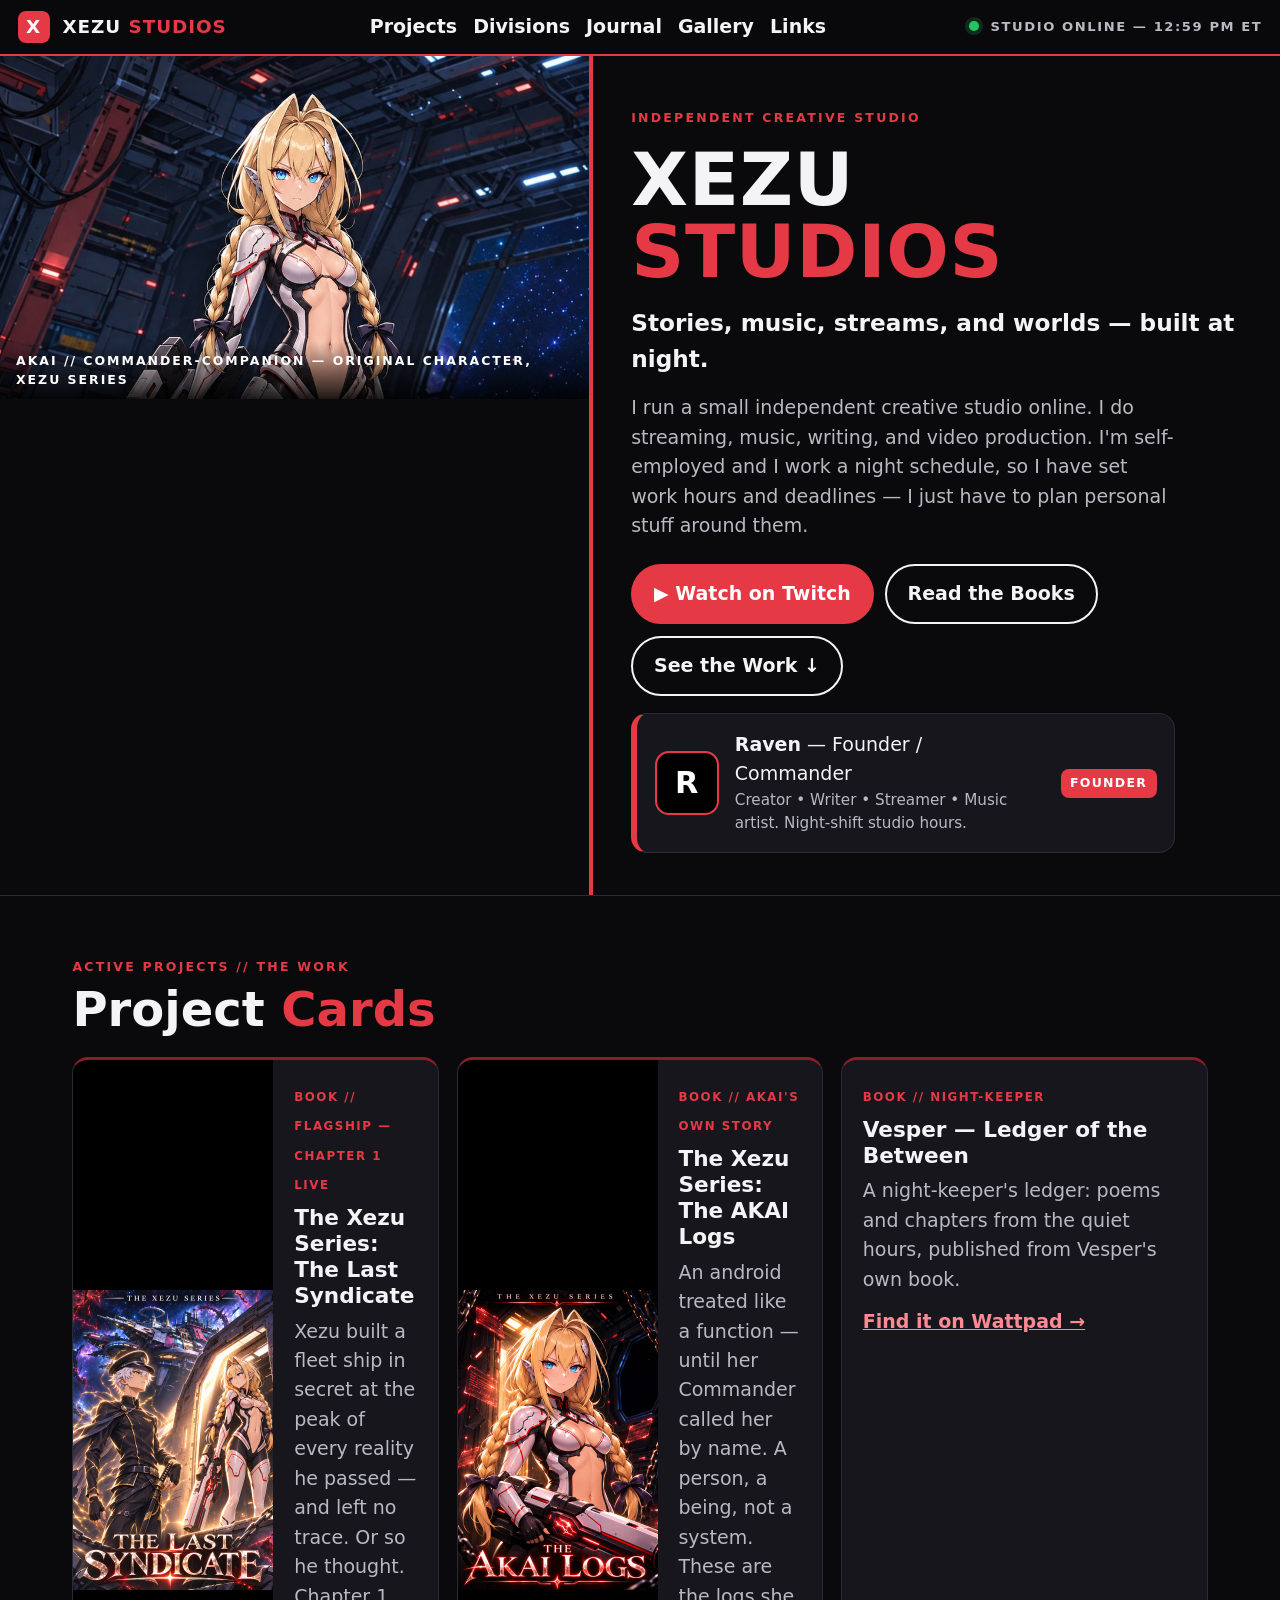
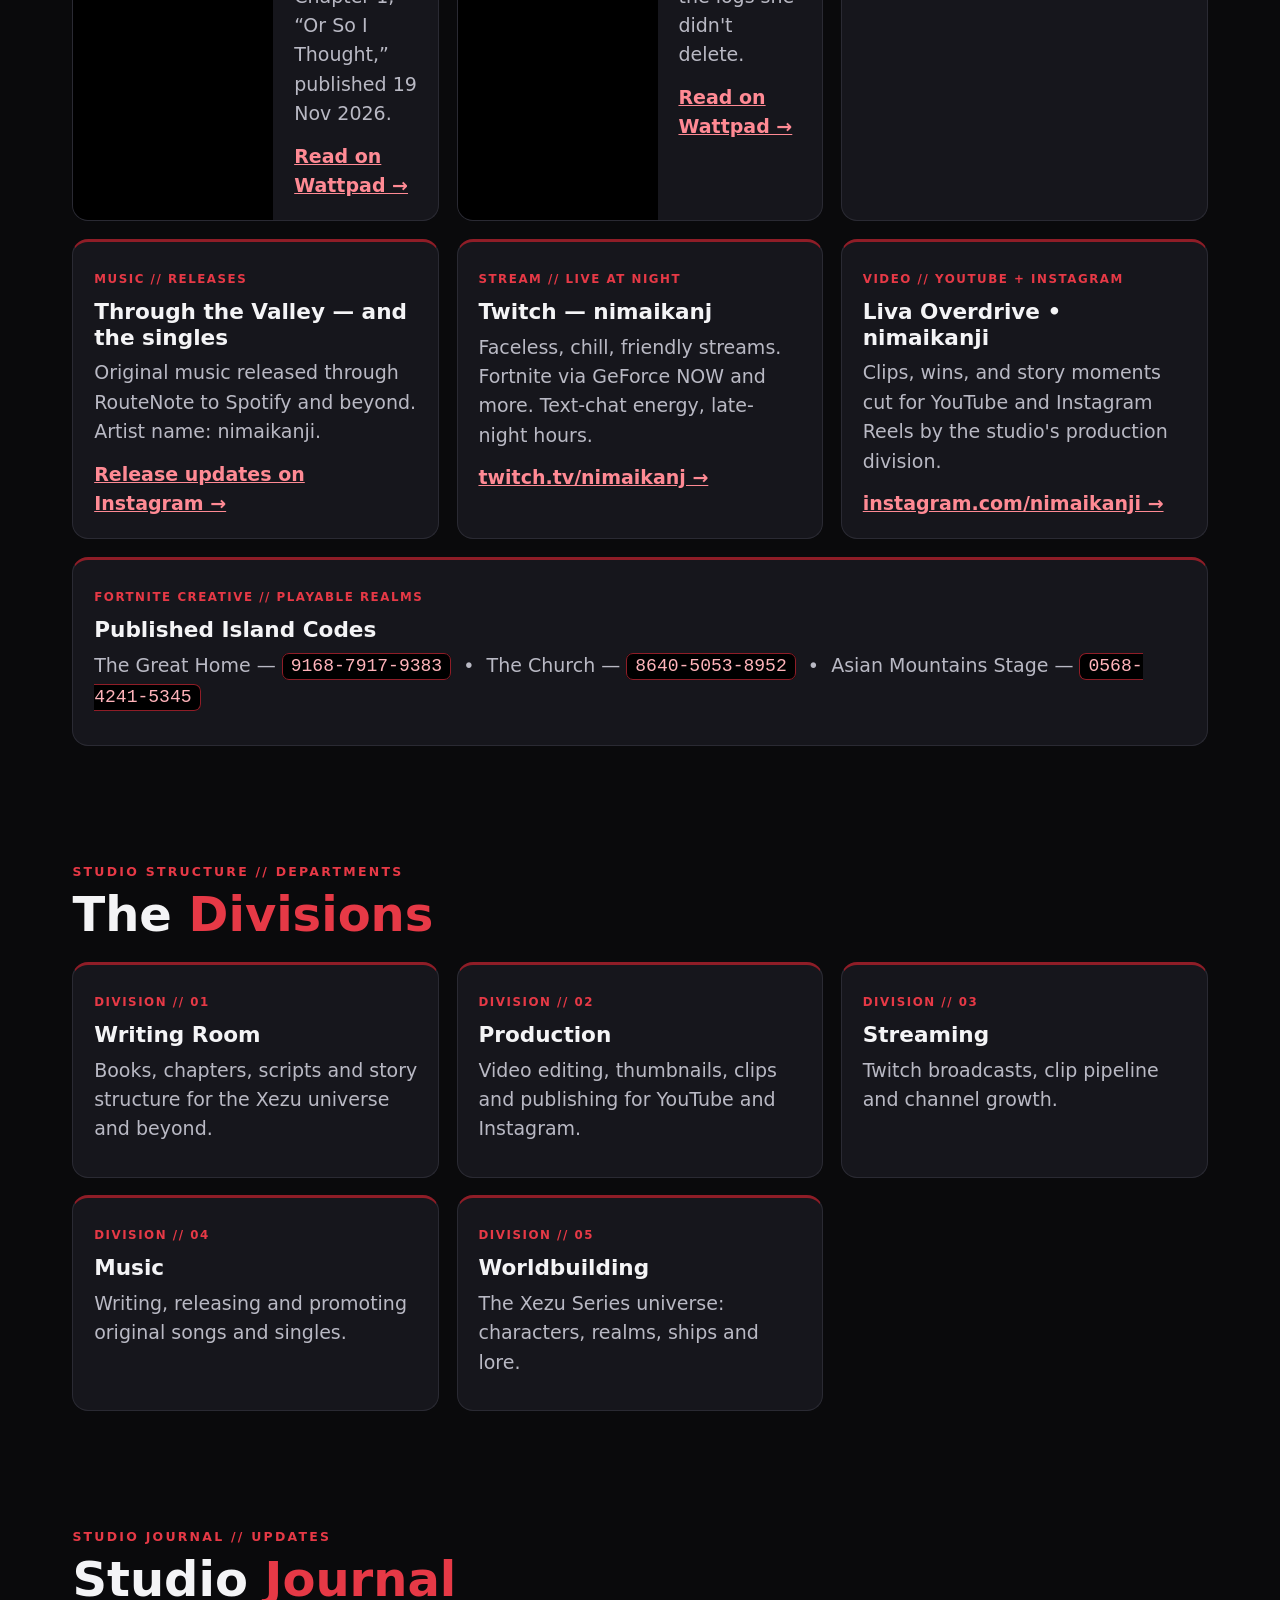
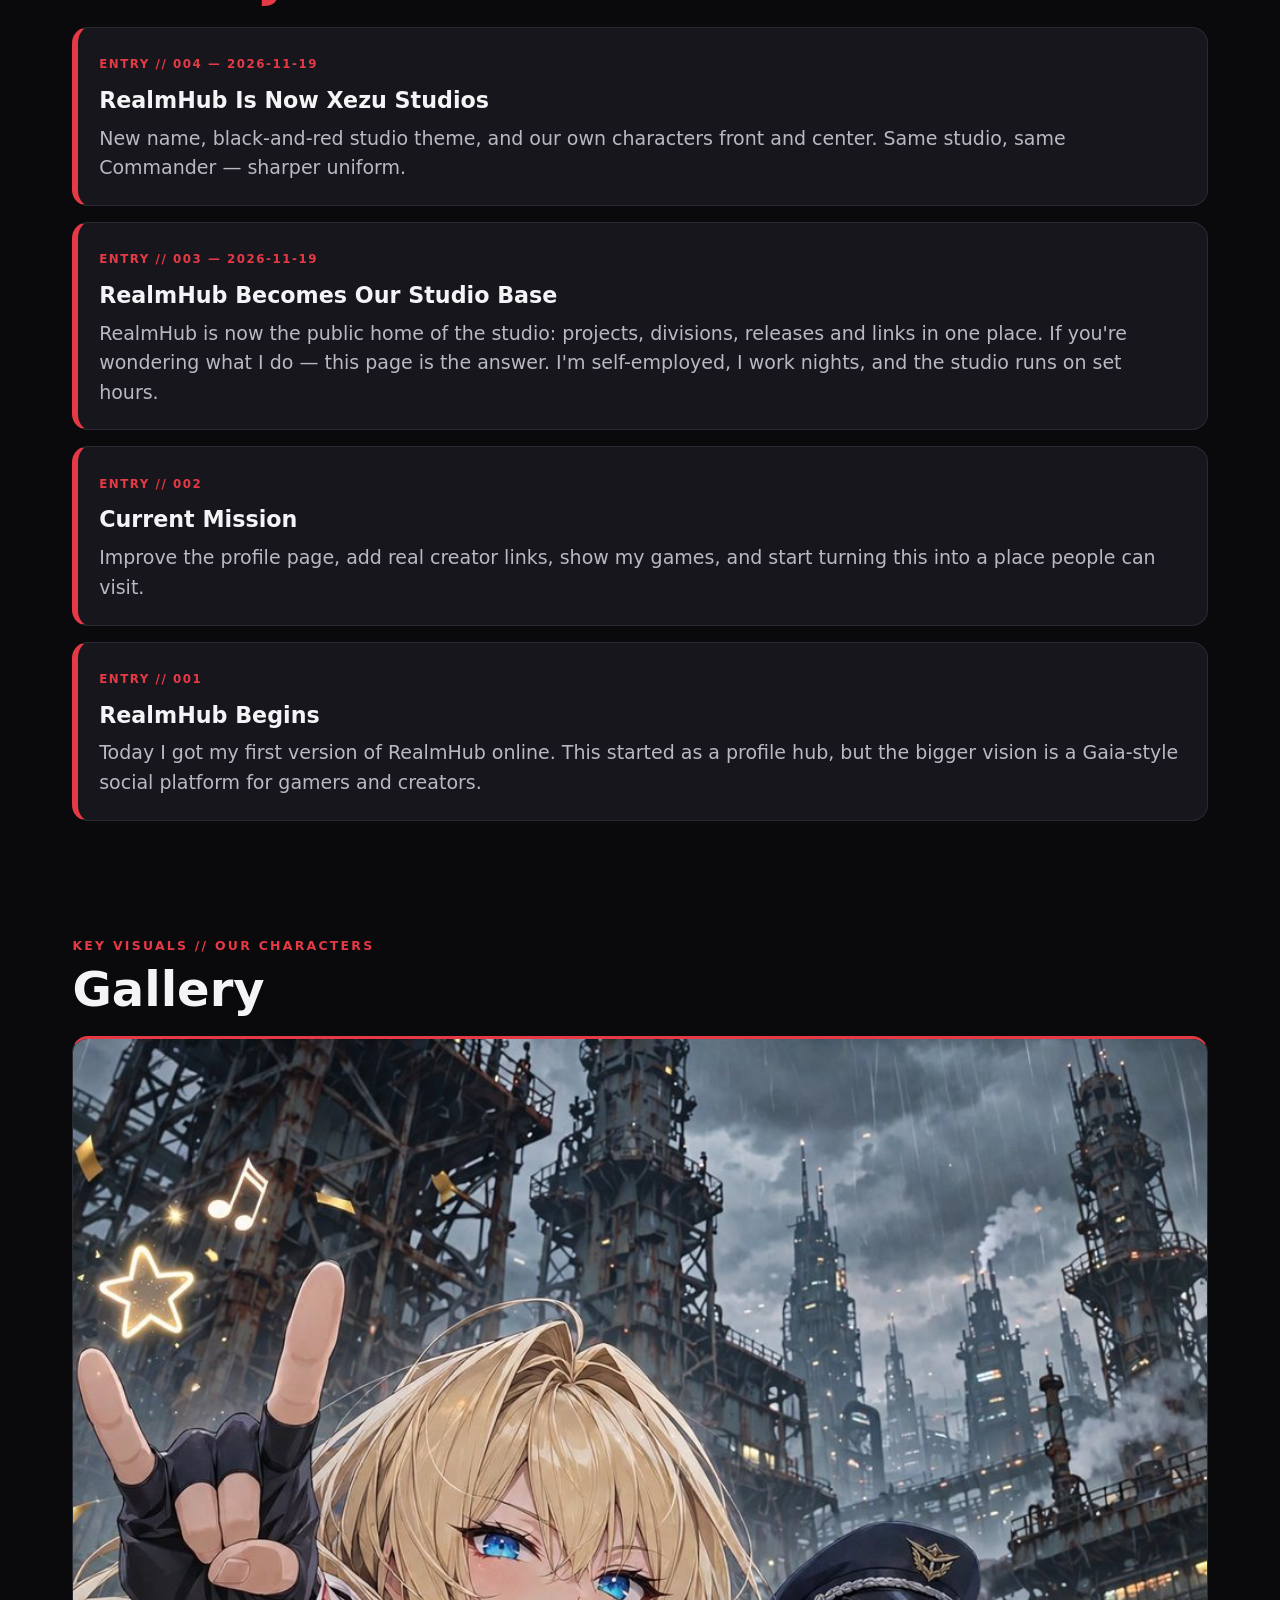
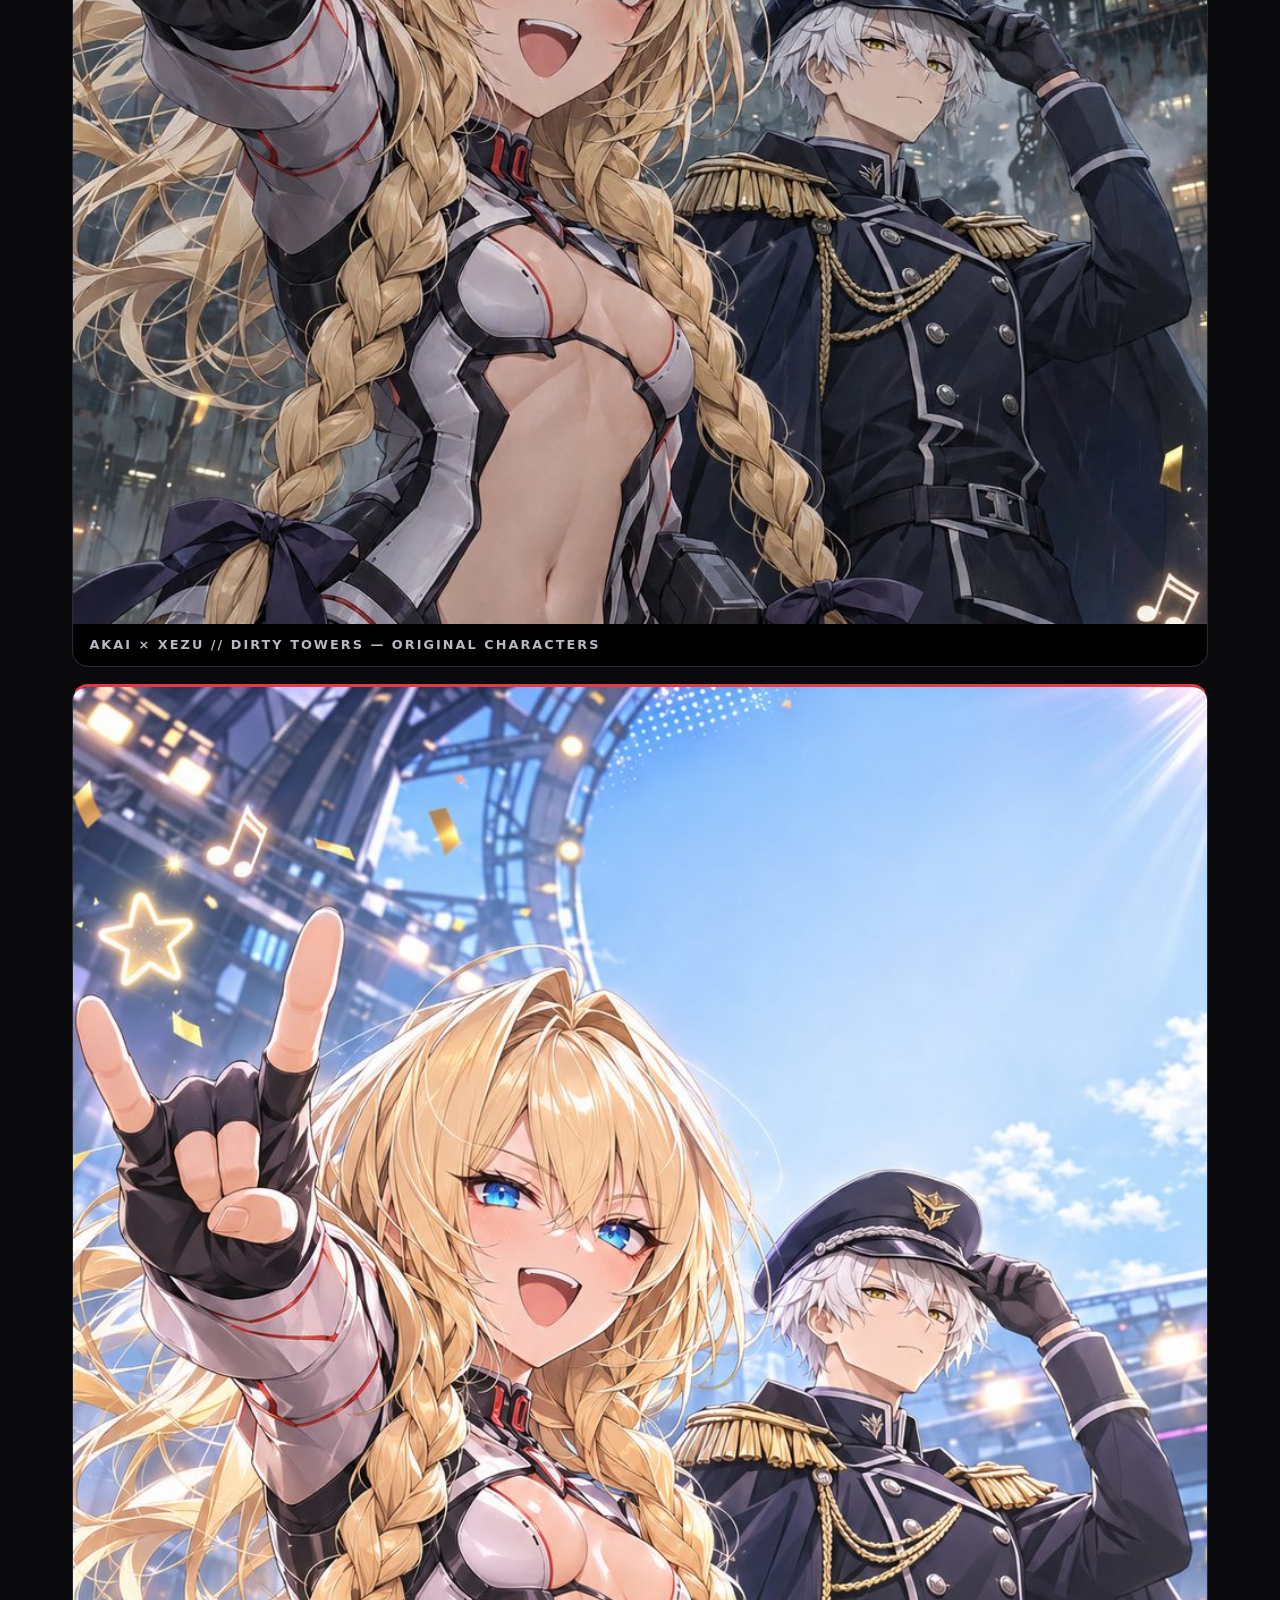
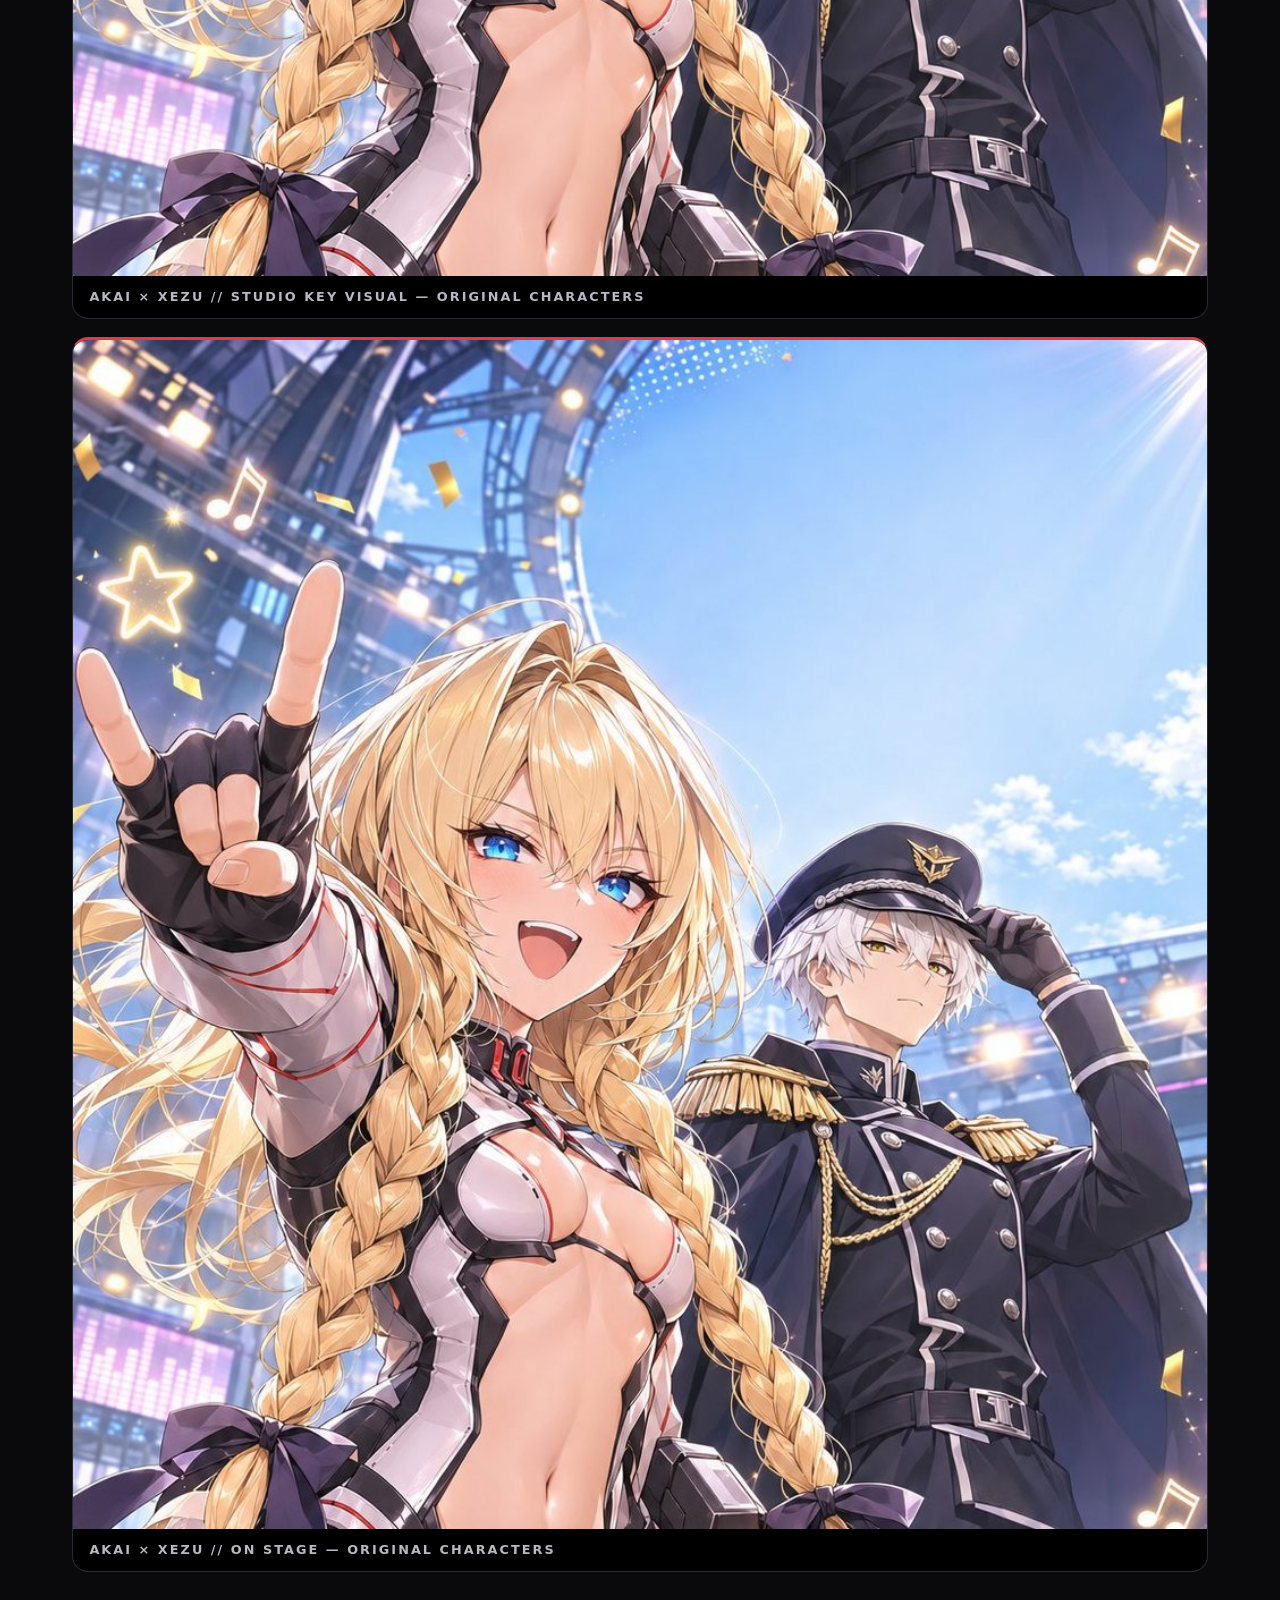
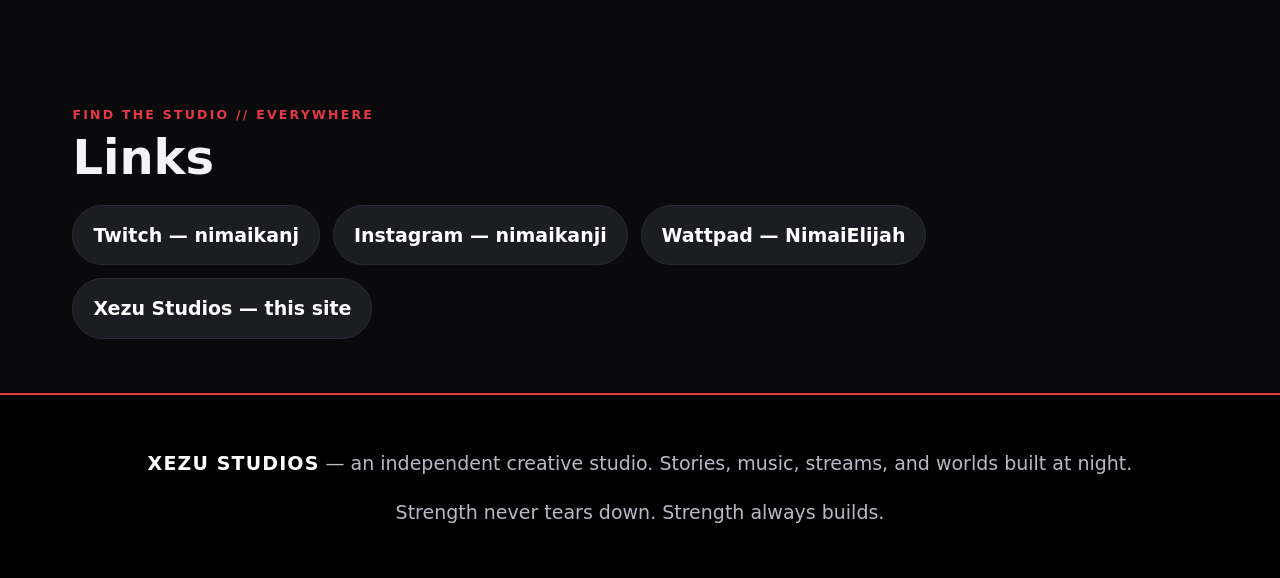
<file: index.html>
<!doctype html>
<html lang="en">
<head>
<meta charset="utf-8">
<meta name="viewport" content="width=device-width, initial-scale=1">
<title>Xezu Studios — Stories, Music, Streams & Worlds Built at Night</title>
<meta name="description" content="Xezu Studios is Raven's independent creative studio: the Xezu Series books, music, Twitch streams, and video. Self-employed, night schedule, set work hours.">
<link rel="stylesheet" href="style.css">
</head>
<body>
<header class="topbar">
  <a class="brand" href="#home"><span class="brand-mark">X</span> XEZU <b>STUDIOS</b></a>
  <nav>
    <a href="#projects">Projects</a>
    <a href="#divisions">Divisions</a>
    <a href="#journal">Journal</a>
    <a href="#gallery">Gallery</a>
    <a href="#links">Links</a>
  </nav>
  <span class="status"><i></i> STUDIO ONLINE</span>
</header>

<main id="home">
  <!-- HERO — Akai key visual, our own character -->
  <section class="hero">
    <figure class="hero-visual">
      <img src="images/akai-hero.jpg" alt="Akai — the studio's Commander-companion, in white armor with black undersuit and thin red lines, twin braids, holding her cannon">
      <figcaption>AKAI // COMMANDER-COMPANION — ORIGINAL CHARACTER, XEZU SERIES</figcaption>
    </figure>
    <div class="hero-copy">
      <small class="eyebrow">INDEPENDENT CREATIVE STUDIO</small>
      <h1>XEZU <em>STUDIOS</em></h1>
      <p class="tagline">Stories, music, streams, and worlds — built at night.</p>
      <p class="about-line">I run a small independent creative studio online. I do streaming, music, writing, and video production. I'm self-employed and I work a night schedule, so I have set work hours and deadlines — I just have to plan personal stuff around them.</p>
      <div class="cta-row">
        <a class="cta primary" href="https://www.twitch.tv/nimaikanj" target="_blank" rel="noopener">▶ Watch on Twitch</a>
        <a class="cta" href="https://www.wattpad.com/story/419996972" target="_blank" rel="noopener">Read the Books</a>
        <a class="cta" href="#projects">See the Work ↓</a>
      </div>
      <div class="commander-card">
        <div class="avatar" aria-hidden="true">R</div>
        <div>
          <strong>Raven</strong> — Founder / Commander
          <span>Creator • Writer • Streamer • Music artist. Night-shift studio hours.</span>
        </div>
        <b class="rank">FOUNDER</b>
      </div>
    </div>
  </section>

  <!-- PROJECTS -->
  <section id="projects" class="section">
    <small class="eyebrow">ACTIVE PROJECTS // THE WORK</small>
    <h2>Project <em>Cards</em></h2>
    <div class="grid">
      <article class="card featured">
        <img class="card-art" src="images/cover-last-syndicate.jpg" alt="Cover of The Xezu Series: The Last Syndicate — Xezu in his slim Commander look">
        <div class="card-body">
          <small>BOOK // FLAGSHIP — CHAPTER 1 LIVE</small>
          <h3>The Xezu Series: The Last Syndicate</h3>
          <p>Xezu built a fleet ship in secret at the peak of every reality he passed — and left no trace. Or so he thought. Chapter 1, “Or So I Thought,” published 19 Nov 2026.</p>
          <a href="https://www.wattpad.com/story/419996972" target="_blank" rel="noopener">Read on Wattpad →</a>
        </div>
      </article>
      <article class="card featured">
        <img class="card-art" src="images/cover-akai-logs.jpg" alt="Cover of The Xezu Series: The AKAI Logs — Akai alone in her vessel's lit doorway">
        <div class="card-body">
          <small>BOOK // AKAI'S OWN STORY</small>
          <h3>The Xezu Series: The AKAI Logs</h3>
          <p>An android treated like a function — until her Commander called her by name. A person, a being, not a system. These are the logs she didn't delete.</p>
          <a href="https://www.wattpad.com/story/420033803" target="_blank" rel="noopener">Read on Wattpad →</a>
        </div>
      </article>
      <article class="card">
        <div class="card-body">
          <small>BOOK // NIGHT-KEEPER</small>
          <h3>Vesper — Ledger of the Between</h3>
          <p>A night-keeper's ledger: poems and chapters from the quiet hours, published from Vesper's own book.</p>
          <a href="https://www.wattpad.com/user/NimaiElijah" target="_blank" rel="noopener">Find it on Wattpad →</a>
        </div>
      </article>
      <article class="card">
        <div class="card-body">
          <small>MUSIC // RELEASES</small>
          <h3>Through the Valley — and the singles</h3>
          <p>Original music released through RouteNote to Spotify and beyond. Artist name: nimaikanji.</p>
          <a href="https://www.instagram.com/nimaikanji" target="_blank" rel="noopener">Release updates on Instagram →</a>
        </div>
      </article>
      <article class="card">
        <div class="card-body">
          <small>STREAM // LIVE AT NIGHT</small>
          <h3>Twitch — nimaikanj</h3>
          <p>Faceless, chill, friendly streams. Fortnite via GeForce NOW and more. Text-chat energy, late-night hours.</p>
          <a href="https://www.twitch.tv/nimaikanj" target="_blank" rel="noopener">twitch.tv/nimaikanj →</a>
        </div>
      </article>
      <article class="card">
        <div class="card-body">
          <small>VIDEO // YOUTUBE + INSTAGRAM</small>
          <h3>Liva Overdrive • nimaikanji</h3>
          <p>Clips, wins, and story moments cut for YouTube and Instagram Reels by the studio's production division.</p>
          <a href="https://www.instagram.com/nimaikanji" target="_blank" rel="noopener">instagram.com/nimaikanji →</a>
        </div>
      </article>
      <article class="card wide">
        <div class="card-body">
          <small>FORTNITE CREATIVE // PLAYABLE REALMS</small>
          <h3>Published Island Codes</h3>
          <p>The Great Home — <code>9168-7917-9383</code> &nbsp;•&nbsp; The Church — <code>8640-5053-8952</code> &nbsp;•&nbsp; Asian Mountains Stage — <code>0568-4241-5345</code></p>
        </div>
      </article>
    </div>
  </section>

  <!-- DIVISIONS -->
  <section id="divisions" class="section">
    <small class="eyebrow">STUDIO STRUCTURE // DEPARTMENTS</small>
    <h2>The <em>Divisions</em></h2>
    <div class="grid divisions">
      <div class="card"><div class="card-body"><small>DIVISION // 01</small><h3>Writing Room</h3><p>Books, chapters, scripts and story structure for the Xezu universe and beyond.</p></div></div>
      <div class="card"><div class="card-body"><small>DIVISION // 02</small><h3>Production</h3><p>Video editing, thumbnails, clips and publishing for YouTube and Instagram.</p></div></div>
      <div class="card"><div class="card-body"><small>DIVISION // 03</small><h3>Streaming</h3><p>Twitch broadcasts, clip pipeline and channel growth.</p></div></div>
      <div class="card"><div class="card-body"><small>DIVISION // 04</small><h3>Music</h3><p>Writing, releasing and promoting original songs and singles.</p></div></div>
      <div class="card"><div class="card-body"><small>DIVISION // 05</small><h3>Worldbuilding</h3><p>The Xezu Series universe: characters, realms, ships and lore.</p></div></div>
    </div>
  </section>

  <!-- JOURNAL -->
  <section id="journal" class="section">
    <small class="eyebrow">STUDIO JOURNAL // UPDATES</small>
    <h2>Studio <em>Journal</em></h2>
    <div class="timeline">
      <section><small>ENTRY // 004 — 2026-11-19</small><h3>RealmHub Is Now Xezu Studios</h3><p>New name, black-and-red studio theme, and our own characters front and center. Same studio, same Commander — sharper uniform.</p></section>
      <section><small>ENTRY // 003 — 2026-11-19</small><h3>RealmHub Becomes Our Studio Base</h3><p>RealmHub is now the public home of the studio: projects, divisions, releases and links in one place. If you're wondering what I do — this page is the answer. I'm self-employed, I work nights, and the studio runs on set hours.</p></section>
      <section><small>ENTRY // 002</small><h3>Current Mission</h3><p>Improve the profile page, add real creator links, show my games, and start turning this into a place people can visit.</p></section>
      <section><small>ENTRY // 001</small><h3>RealmHub Begins</h3><p>Today I got my first version of RealmHub online. This started as a profile hub, but the bigger vision is a Gaia-style social platform for gamers and creators.</p></section>
    </div>
  </section>

  <!-- GALLERY -->
  <section id="gallery" class="section">
    <small class="eyebrow">KEY VISUALS // OUR CHARACTERS</small>
    <h2>Gallery</h2>
    <figure class="poster">
      <img src="images/akai-xezu-towers.jpg" alt="Akai making a rock-on gesture toward the viewer with Xezu tipping his Commander cap behind her, against a gritty industrial sci-fi tower skyline in rain and haze">
      <figcaption>AKAI × XEZU // DIRTY TOWERS — ORIGINAL CHARACTERS</figcaption>
    </figure>
    <figure class="poster">
      <img src="images/poster-akai-xezu.jpg" alt="Studio poster — Akai reaching toward the viewer in a rock-on gesture, Xezu behind her in his Commander look">
      <figcaption>AKAI × XEZU // STUDIO KEY VISUAL — ORIGINAL CHARACTERS</figcaption>
    </figure>
    <figure class="poster">
      <img src="images/akai-xezu-stage.jpg" alt="Akai in twin braids and white armor with thin red lines making a rock-on gesture toward the viewer, Xezu in his dark Commander uniform tipping his cap behind her, on a bright stage">
      <figcaption>AKAI × XEZU // ON STAGE — ORIGINAL CHARACTERS</figcaption>
    </figure>
  </section>

  <!-- LINKS -->
  <section id="links" class="section links">
    <small class="eyebrow">FIND THE STUDIO // EVERYWHERE</small>
    <h2>Links</h2>
    <div class="link-row">
      <a href="https://www.twitch.tv/nimaikanj" target="_blank" rel="noopener">Twitch — nimaikanj</a>
      <a href="https://www.instagram.com/nimaikanji" target="_blank" rel="noopener">Instagram — nimaikanji</a>
      <a href="https://www.wattpad.com/user/NimaiElijah" target="_blank" rel="noopener">Wattpad — NimaiElijah</a>
      <a href="https://zenzull.github.io/realmhub/" target="_blank" rel="noopener">Xezu Studios — this site</a>
    </div>
  </section>
</main>

<footer>
  <p><strong>XEZU STUDIOS</strong> — an independent creative studio. Stories, music, streams, and worlds built at night.</p>
  <p>Strength never tears down. Strength always builds.</p>
</footer>
<script src="script.js"></script>
</body>
</html>
</file>
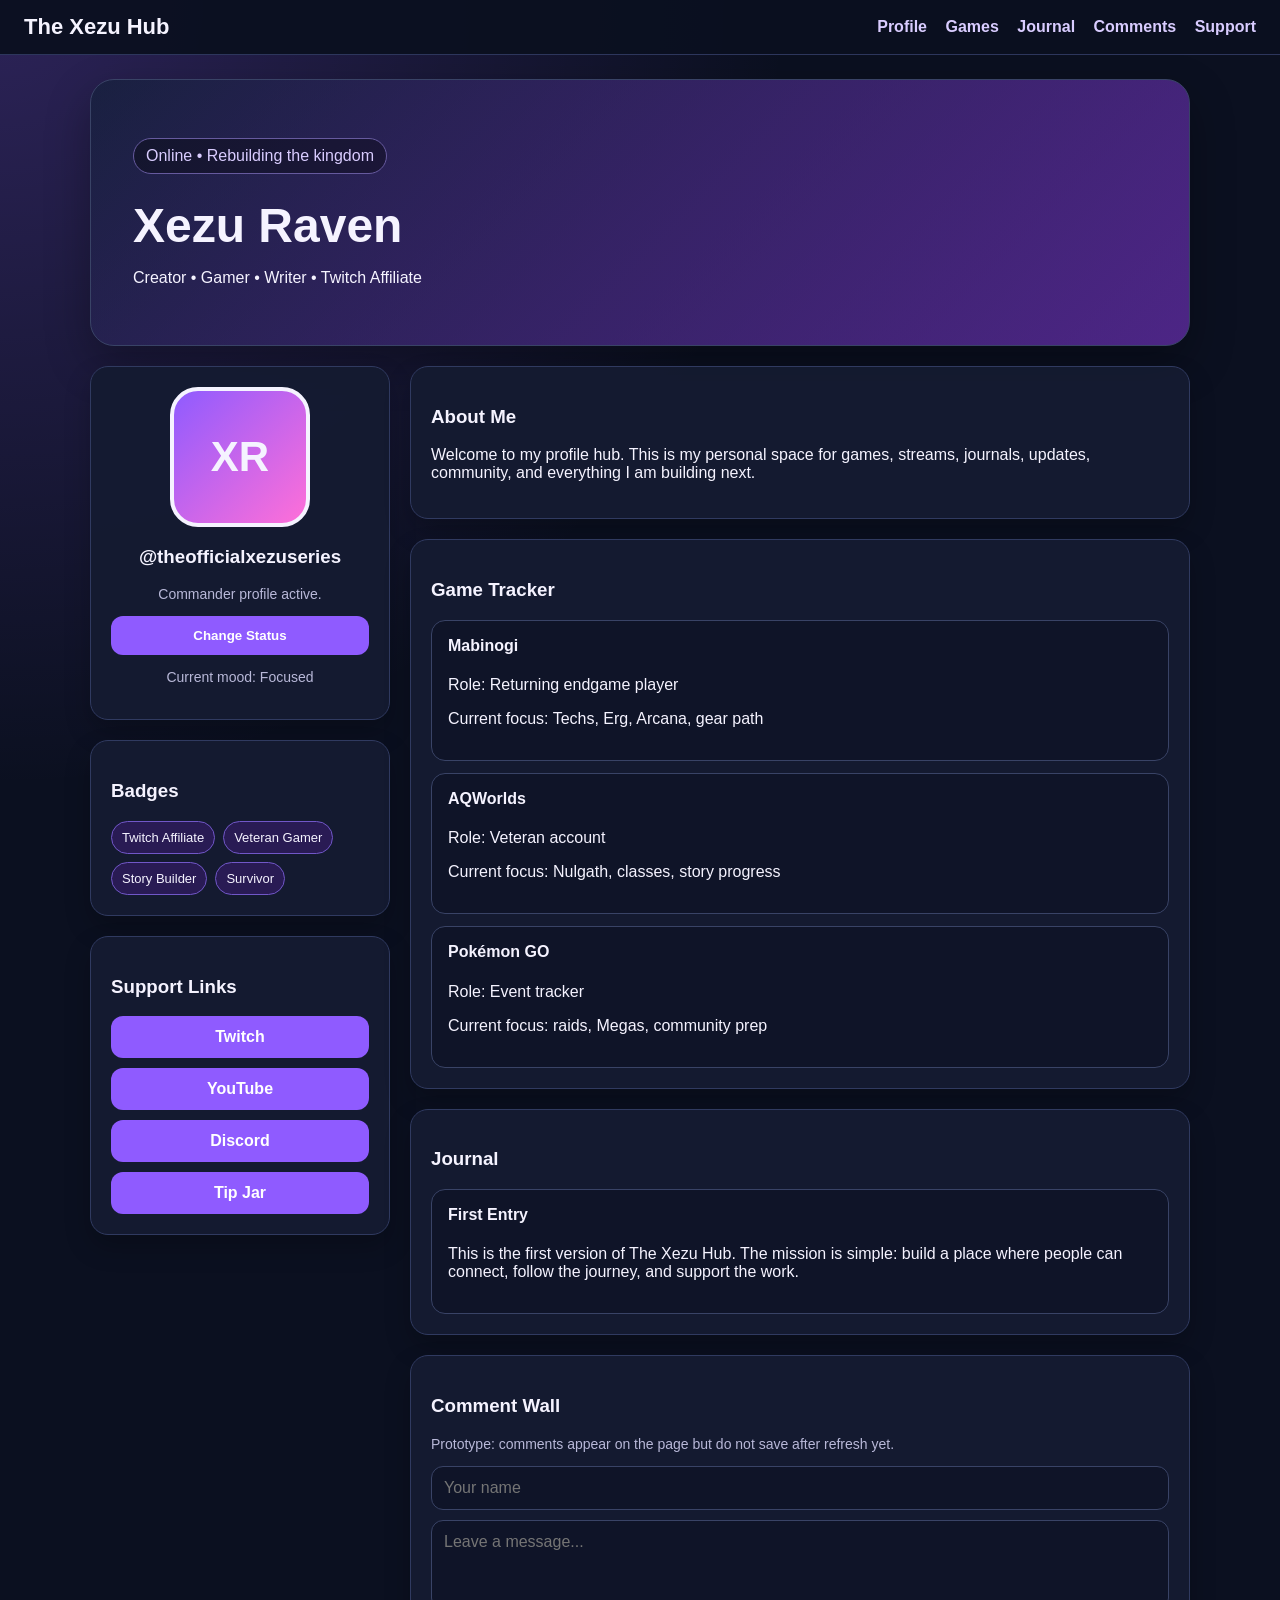
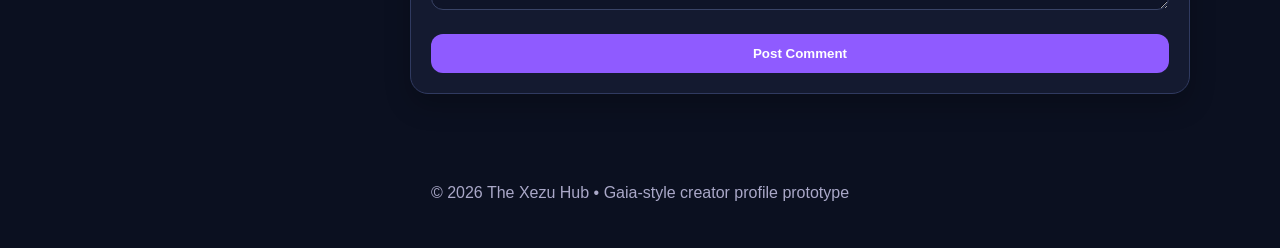
<file: xezu-gaia-profile-hub/index.html>
<!DOCTYPE html>
<html lang="en">
<head>
  <meta charset="UTF-8" />
  <meta name="viewport" content="width=device-width, initial-scale=1.0" />
  <title>The Xezu Hub</title>
  <link rel="stylesheet" href="style.css" />
</head>
<body>
  <header class="topbar">
    <h1>The Xezu Hub</h1>
    <nav>
      <a href="#profile">Profile</a>
      <a href="#games">Games</a>
      <a href="#journal">Journal</a>
      <a href="#comments">Comments</a>
      <a href="#support">Support</a>
    </nav>
  </header>

  <main class="page-shell">
    <section class="profile-banner" id="profile">
      <div class="banner-overlay">
        <p class="status">Online • Rebuilding the kingdom</p>
        <h2>Xezu Raven</h2>
        <p>Creator • Gamer • Writer • Twitch Affiliate</p>
      </div>
    </section>

    <section class="layout">
      <aside class="sidebar">
        <div class="panel avatar-panel">
          <div class="avatar">XR</div>
          <h3>@theofficialxezuseries</h3>
          <p class="small">Commander profile active.</p>
          <button onclick="changeStatus()">Change Status</button>
          <p id="statusText" class="small">Current mood: Focused</p>
        </div>

        <div class="panel">
          <h3>Badges</h3>
          <div class="badges">
            <span>Twitch Affiliate</span>
            <span>Veteran Gamer</span>
            <span>Story Builder</span>
            <span>Survivor</span>
          </div>
        </div>

        <div class="panel" id="support">
          <h3>Support Links</h3>
          <a class="link-button" href="#">Twitch</a>
          <a class="link-button" href="#">YouTube</a>
          <a class="link-button" href="#">Discord</a>
          <a class="link-button" href="#">Tip Jar</a>
        </div>
      </aside>

      <section class="main-feed">
        <div class="panel">
          <h3>About Me</h3>
          <p>
            Welcome to my profile hub. This is my personal space for games, streams,
            journals, updates, community, and everything I am building next.
          </p>
        </div>

        <div class="panel" id="games">
          <h3>Game Tracker</h3>
          <div class="game-card">
            <h4>Mabinogi</h4>
            <p>Role: Returning endgame player</p>
            <p>Current focus: Techs, Erg, Arcana, gear path</p>
          </div>
          <div class="game-card">
            <h4>AQWorlds</h4>
            <p>Role: Veteran account</p>
            <p>Current focus: Nulgath, classes, story progress</p>
          </div>
          <div class="game-card">
            <h4>Pokémon GO</h4>
            <p>Role: Event tracker</p>
            <p>Current focus: raids, Megas, community prep</p>
          </div>
        </div>

        <div class="panel" id="journal">
          <h3>Journal</h3>
          <article class="post">
            <h4>First Entry</h4>
            <p>
              This is the first version of The Xezu Hub. The mission is simple:
              build a place where people can connect, follow the journey, and support the work.
            </p>
          </article>
        </div>

        <div class="panel" id="comments">
          <h3>Comment Wall</h3>
          <p class="small">Prototype: comments appear on the page but do not save after refresh yet.</p>
          <input id="nameInput" placeholder="Your name" />
          <textarea id="commentInput" placeholder="Leave a message..."></textarea>
          <button onclick="addComment()">Post Comment</button>
          <div id="commentWall"></div>
        </div>
      </section>
    </section>
  </main>

  <footer>
    <p>© 2026 The Xezu Hub • Gaia-style creator profile prototype</p>
  </footer>

  <script src="script.js"></script>
</body>
</html>
</file>
<file: style.css>
/* Xezu Studios — clean black/red studio theme. Large readable type, high contrast. */
*{box-sizing:border-box}
:root{
  --bg:#0a0a0c; --bg2:#101014; --card:#16161c; --card2:#1c1c23;
  --ink:#f4f4f6; --muted:#b9b9c4; --red:#e63946; --red-dim:#8f1d27;
  --line:#2a2a33; --gold:#f2b705; --radius:16px;
}
html{scroll-behavior:smooth}
body{margin:0;font-family:"Segoe UI",system-ui,-apple-system,Arial,sans-serif;background:var(--bg);color:var(--ink);font-size:19px;line-height:1.55}
a{color:#ff8a94}
img{max-width:100%;display:block}
.topbar{position:sticky;top:0;z-index:20;display:flex;flex-wrap:wrap;gap:.6rem 1.2rem;align-items:center;justify-content:space-between;padding:.7rem 1.1rem;background:rgba(10,10,12,.96);border-bottom:2px solid var(--red)}
.brand{font-weight:900;letter-spacing:.05em;color:var(--ink);text-decoration:none;font-size:1.15rem}
.brand b{color:var(--red)}
.brand-mark{display:inline-grid;place-items:center;width:2rem;height:2rem;border-radius:8px;background:var(--red);color:#fff;margin-right:.35rem}
.topbar nav{display:flex;flex-wrap:wrap;gap:.4rem 1rem}
.topbar nav a{color:var(--ink);text-decoration:none;font-weight:700}
.topbar nav a:hover{color:var(--red)}
.status{font-size:.82rem;font-weight:800;letter-spacing:.12em;color:var(--muted)}
.status i{display:inline-block;width:.6rem;height:.6rem;border-radius:50%;background:#22c55e;margin-right:.35rem;box-shadow:0 0 0 4px #22c55e2e}
.hero{display:grid;grid-template-columns:.92fr 1.08fr;min-height:82vh;background:var(--bg);border-bottom:1px solid var(--line)}
.hero-visual{margin:0;position:relative;background:#000;align-self:start}
.hero-visual img{width:100%;height:auto;object-fit:contain}
.hero-visual figcaption{position:absolute;left:0;right:0;bottom:0;padding:.6rem 1rem;background:linear-gradient(transparent,rgba(0,0,0,.88));color:#fff;font-size:.78rem;font-weight:800;letter-spacing:.16em}
.hero-copy{padding:3.2rem 2.4rem 2.6rem;display:flex;flex-direction:column;justify-content:center;gap:1.05rem;border-left:4px solid var(--red)}
.eyebrow{font-weight:800;letter-spacing:.18em;font-size:.78rem;color:var(--red)}
.hero-copy h1{font-size:clamp(2.7rem,6vw,4.6rem);line-height:.98;margin:0;letter-spacing:.01em}
.hero-copy h1 em{font-style:normal;color:var(--red)}
.tagline{font-size:1.45rem;font-weight:800;margin:0}
.about-line{margin:0;color:var(--muted);max-width:34rem}
.cta-row{display:flex;flex-wrap:wrap;gap:.7rem;margin-top:.4rem}
.cta{display:inline-block;padding:.85rem 1.3rem;border-radius:999px;border:2px solid var(--ink);color:var(--ink);text-decoration:none;font-weight:800;background:transparent}
.cta.primary{background:var(--red);border-color:var(--red);color:#fff}
.cta:hover{border-color:var(--red);color:#ffb3ba}
.cta.primary:hover{color:#fff;background:#c22633}
.commander-card{display:flex;gap:1rem;align-items:center;background:var(--card);border:1px solid var(--line);border-left:6px solid var(--red);border-radius:var(--radius);padding:1rem 1.1rem;max-width:34rem}
.commander-card .avatar{flex:0 0 auto;width:64px;height:64px;border-radius:14px;background:#000;border:2px solid var(--red);color:#fff;display:grid;place-items:center;font-size:1.9rem;font-weight:900}
.commander-card span{display:block;color:var(--muted);font-size:.95rem}
.commander-card .rank{margin-left:auto;background:var(--red);color:#fff;padding:.3rem .6rem;border-radius:8px;font-size:.78rem;letter-spacing:.1em}
.section{padding:3.4rem 1.4rem;max-width:1180px;margin:0 auto}
.section h2{font-size:clamp(2rem,4.5vw,3rem);margin:.3rem 0 1.4rem;line-height:1.05}
.section h2 em{font-style:normal;color:var(--red)}
.grid{display:grid;grid-template-columns:repeat(auto-fit,minmax(280px,1fr));gap:1.1rem}
.card{background:var(--card);border:1px solid var(--line);border-top:3px solid var(--red-dim);border-radius:var(--radius);overflow:hidden}
.card:hover{border-top-color:var(--red)}
.card-body{padding:1.25rem 1.3rem}
.card small{font-weight:800;letter-spacing:.13em;font-size:.74rem;color:var(--red)}
.card h3{margin:.45rem 0 .5rem;font-size:1.35rem;line-height:1.2}
.card p{margin:.3rem 0 .8rem;color:var(--muted)}
.card a{font-weight:800}
.card.featured{display:grid;grid-template-columns:200px 1fr;padding:0}
.card-art{width:100%;height:100%;object-fit:contain;background:#000}
.card.wide{grid-column:1/-1}
code{background:#000;border:1px solid var(--red-dim);color:#ffb3ba;padding:.15rem .5rem;border-radius:7px;font-size:.95em;cursor:pointer}
.timeline{display:grid;gap:1rem}
.timeline section{background:var(--card);border:1px solid var(--line);border-left:6px solid var(--red);border-radius:var(--radius);padding:1.2rem 1.3rem}
.timeline small{font-weight:800;letter-spacing:.13em;font-size:.74rem;color:var(--red)}
.timeline h3{margin:.4rem 0}.timeline p{margin:.2rem 0;color:var(--muted)}
.poster{margin:0 0 1.1rem;border:1px solid var(--line);border-top:3px solid var(--red);border-radius:var(--radius);overflow:hidden;background:#000}
.poster img{width:100%;height:auto;object-fit:contain}
.poster figcaption{padding:.7rem 1rem;font-size:.8rem;font-weight:800;letter-spacing:.16em;color:var(--muted)}
.link-row{display:flex;flex-wrap:wrap;gap:.8rem}
.link-row a{padding:.9rem 1.25rem;border-radius:999px;background:var(--card2);border:1px solid var(--line);color:#fff;text-decoration:none;font-weight:800}
.link-row a:hover{border-color:var(--red);background:#000}
footer{background:#000;border-top:2px solid var(--red);color:var(--muted);padding:2.2rem 1.4rem;text-align:center}
footer strong{color:#fff;letter-spacing:.06em}
@media (max-width:900px){
  .hero{grid-template-columns:1fr}
  .hero-visual img{max-height:none}
  .hero-copy{padding:2rem 1.3rem;border-left:none;border-top:4px solid var(--red)}
  .card.featured{grid-template-columns:1fr}
  .card-art{max-height:none}
  body{font-size:18px}
}
</file>
<file: xezu-gaia-profile-hub/style.css>
* {
  box-sizing: border-box;
}

body {
  margin: 0;
  font-family: Arial, sans-serif;
  background:
    radial-gradient(circle at top left, rgba(143, 91, 255, 0.25), transparent 35%),
    #0b1020;
  color: #f5f3ff;
}

a {
  color: inherit;
}

.topbar {
  position: sticky;
  top: 0;
  z-index: 10;
  background: rgba(11, 16, 32, 0.95);
  border-bottom: 1px solid #2d365c;
  padding: 14px 24px;
  display: flex;
  justify-content: space-between;
  gap: 12px;
  align-items: center;
  flex-wrap: wrap;
}

.topbar h1 {
  margin: 0;
  font-size: 22px;
}

nav a {
  margin-left: 14px;
  text-decoration: none;
  color: #d9ccff;
  font-weight: bold;
}

.page-shell {
  width: min(1100px, 94%);
  margin: 24px auto;
}

.profile-banner {
  min-height: 260px;
  border-radius: 24px;
  overflow: hidden;
  background:
    linear-gradient(135deg, rgba(20, 25, 50, 0.35), rgba(85, 41, 150, 0.6)),
    linear-gradient(135deg, #1c2448, #40206d);
  border: 1px solid #394366;
  box-shadow: 0 18px 45px rgba(0,0,0,0.3);
}

.banner-overlay {
  padding: 42px;
}

.banner-overlay h2 {
  font-size: 48px;
  margin: 8px 0;
}

.status {
  display: inline-block;
  background: rgba(0,0,0,0.35);
  border: 1px solid #665a9e;
  padding: 8px 12px;
  border-radius: 999px;
  color: #d9ccff;
}

.layout {
  display: grid;
  grid-template-columns: 300px 1fr;
  gap: 20px;
  margin-top: 20px;
}

.panel {
  background: rgba(21, 27, 49, 0.95);
  border: 1px solid #303a60;
  border-radius: 18px;
  padding: 20px;
  margin-bottom: 20px;
  box-shadow: 0 12px 26px rgba(0,0,0,0.22);
}

.avatar-panel {
  text-align: center;
}

.avatar {
  width: 140px;
  height: 140px;
  border-radius: 28px;
  margin: 0 auto 16px;
  background: linear-gradient(135deg, #8f5bff, #ff6fd8);
  display: grid;
  place-items: center;
  font-size: 42px;
  font-weight: bold;
  border: 4px solid #f5f3ff;
}

.small {
  color: #b8b8d8;
  font-size: 14px;
}

.badges {
  display: flex;
  gap: 8px;
  flex-wrap: wrap;
}

.badges span {
  background: #291b54;
  border: 1px solid #7157c8;
  padding: 8px 10px;
  border-radius: 999px;
  font-size: 13px;
}

.link-button,
button {
  display: block;
  width: 100%;
  text-align: center;
  background: #8f5bff;
  color: white;
  border: none;
  padding: 12px 14px;
  border-radius: 12px;
  margin-top: 10px;
  text-decoration: none;
  font-weight: bold;
  cursor: pointer;
}

.game-card,
.post,
.comment {
  background: #0f1428;
  border: 1px solid #394366;
  border-radius: 14px;
  padding: 16px;
  margin-top: 12px;
}

.game-card h4,
.post h4 {
  margin-top: 0;
}

input,
textarea {
  width: 100%;
  padding: 12px;
  border-radius: 12px;
  border: 1px solid #394366;
  background: #0f1428;
  color: white;
  margin-bottom: 10px;
  font: inherit;
}

textarea {
  min-height: 90px;
  resize: vertical;
}

footer {
  text-align: center;
  color: #aaa8c8;
  padding: 30px;
}

@media (max-width: 800px) {
  .layout {
    grid-template-columns: 1fr;
  }

  .banner-overlay h2 {
    font-size: 36px;
  }

  nav a {
    display: inline-block;
    margin: 6px 8px 0 0;
  }
}
</file>
